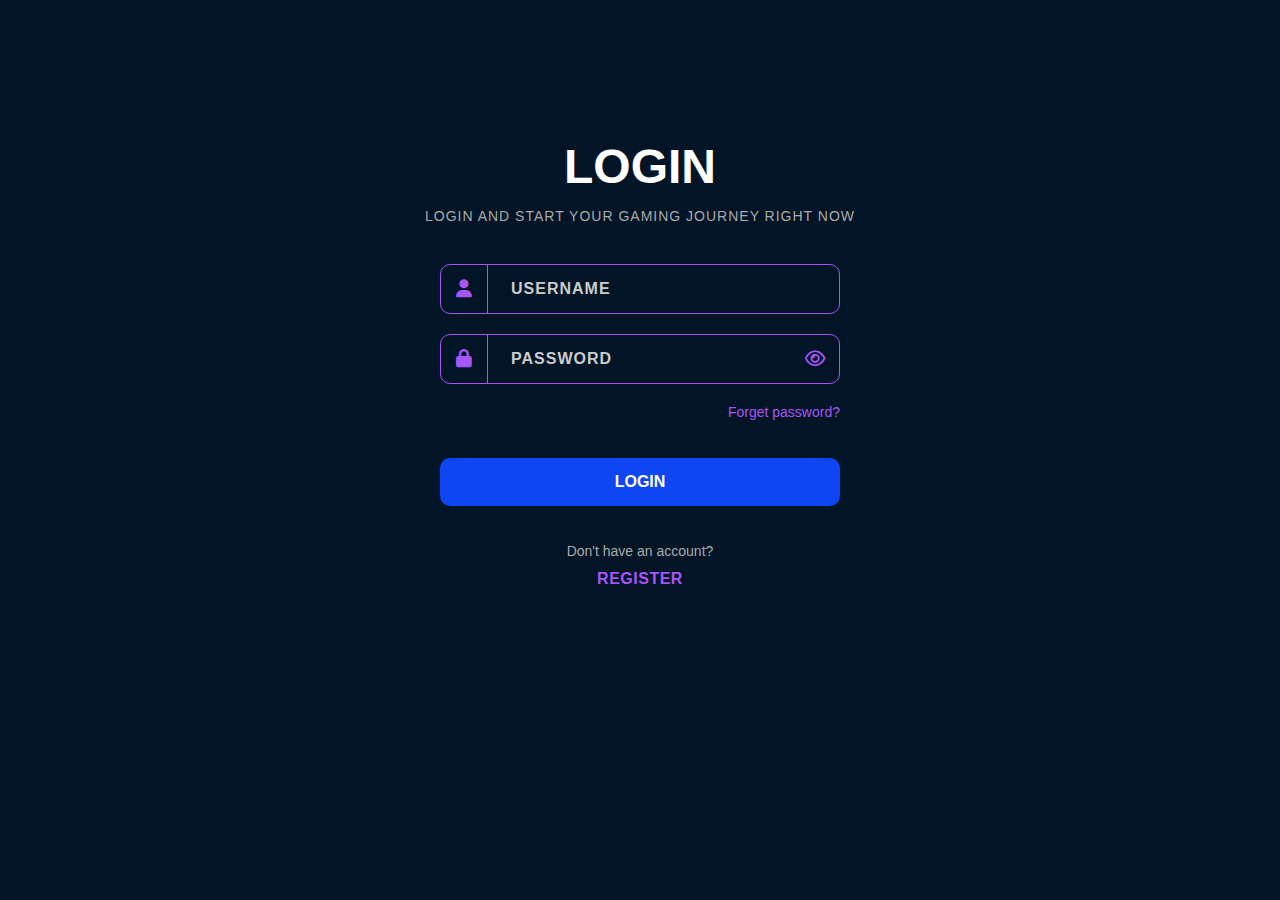
<file: index.html>
<!DOCTYPE html>
<html>
	<head>
		<meta charset="utf-8">
		<meta name="viewport" content="width=device-width, initial-scale=1">
		<title>Playblocks — Home</title>
		<meta name="description" content="Playblocks — Games marketplace for pro players. Discover, buy, and play.">
		<meta name="theme-color" content="#0D0D1A">
		<link rel="icon" href="assets/favicon.svg" type="image/svg+xml">
		<link rel="apple-touch-icon" href="assets/playblock-logo.svg">
		<meta property="og:title" content="Playblocks">
		<meta property="og:description" content="Level up your play — discover and buy games.">
		<meta property="og:image" content="assets/playblock-logo.svg">
		<meta property="og:type" content="website">
		<meta name="twitter:card" content="summary_large_image">
		<link rel="stylesheet" href="https://cdnjs.cloudflare.com/ajax/libs/font-awesome/6.5.0/css/all.min.css" crossorigin="anonymous" referrerpolicy="no-referrer">
		<link rel="stylesheet" href="stylesheets/fonts.css">
		<link rel='stylesheet' href='stylesheets/footer.css'>
		<link rel='stylesheet' href='stylesheets/nav.css'>
		<link rel='stylesheet' href='stylesheets/card.css'>
		<link rel='stylesheet' href='stylesheets/header.css'>
		<link rel='stylesheet' href='stylesheets/home.css'>
	</head>

	<body>
		<script src='./scripts/global_functions.js'></script>
		<script src='./scripts/handel_redirect.js'></script>
		

		<nav>
			<div class="containerFloat-left">
				<div onclick="window.open('./index.html', '_self')" class="logo-Horizantal">
				</div>
				<input onkeydown="handelInput(event)" id="searchInput" type='text' placeholder="search"  />
				<i onclick="search()" class="search fa-solid fa-magnifying-glass"></i>
			</div>

			<div class="containerFloat-right">
				<i onclick="window.open('./cart.html', '_self')" class="fa-solid fa-cart-shopping"></i>
				<span id="cart-count">0</span>

				<button onclick='logout()' class="out">logout</button>
			</div>
		</nav>

		<header class='hero'>
			<h1>WELCOME<br>HOME <span id="currentUser">EHAB</span></h1>
			<p id="text">  Your world of games, updates, and adventures starts here. Dive in and explore what's waiting for you today.</p>
		</header>



		<main>
		</main>


		<footer>
			<div class="container">
				<div id="footer-logo"></div>
				<p>This is a website that trying to provide the simplest UI to sell the games for the profissional players</p>
				<a target='_blank' href="https://github.com"><span class='fab fa-github'></span></a>
				<a target='_blank' href="https://facebook.com"><span class='fab fa-facebook'></span></a>
				<a target='_blank' href="https://discord.com"><span class='fab fa-discord'></span></a>
			</div>

			<div class="container">
				<h4>Developed By</h4>
				<ul type='none'>
					<li><a target="_blank" href='https://www.linkedin.com/in/ahmed-ibraheem-b49290228/'>Ahmed Ibrahem</a></li>
					<li><a target="_blank" href='https://www.linkedin.com/in/mahmoud-hamdi-743969245/'>Mahmoud Hamdy</a></li>
					<li><a target="_blank" href='https://www.linkedin.com/in/rehab-bakhet-mahgoub-7694b1231/'>Rehab Bakhet</a></li>
					<li><a target="_blank" href='https://www.linkedin.com/in/roqaia-hakeem-120b10249/'>Roqiaa Hakeem</a></li>
					<li><a target="_blank" href='https://www.linkedin.com/in/ehababdelrady/'>Ehab Hegazy</a></li>
				</ul>
			</div>

			<div class="container">
				<h4>Information</h4>
				<address>
					<ul type='none'>
						<li><span class="fa-solid fa-phone"></span><span>+123456789</span></li>
						<li><span class="fa-solid fa-at"></span><span>example@gmail.com</span></li>
						<li><span class="fa-solid fa-home"></span><span>Cairo, do2e, street12</span></li>
					</ul>
				</address>
			</div>
			<div class='clear'></div>
			

			<small>All rights recived to &copy;Developers at 2025</small>
		</footer>
		<script src='scripts/home.js'></script>

	</body>
</html>
</file>
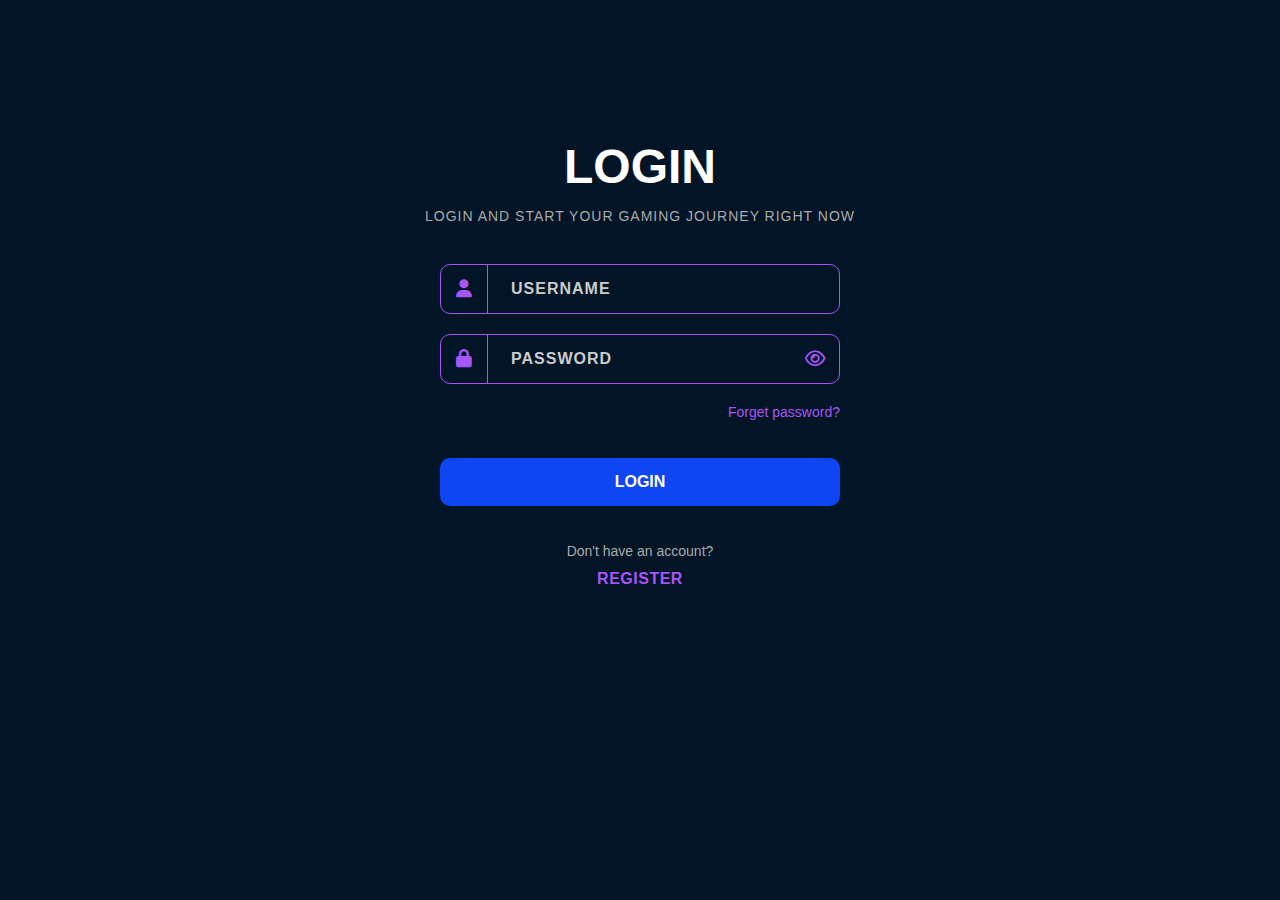
<file: cart.html>
<!DOCTYPE html>
<html lang="en">
<head>
	<meta charset="utf-8">
	<meta name="viewport" content="width=device-width, initial-scale=1">
	<title>Playblocks — Cart</title>
	<meta name="description" content="Your shopping cart — review items and proceed to checkout">
	<link rel="icon" href="assets/favicon.svg" type="image/svg+xml">
	<meta property="og:title" content="Playblocks — Cart">
	<meta property="og:description" content="Review items in your cart and checkout.">
	<meta property="og:image" content="assets/playblock-logo.svg">
	<link rel="stylesheet" href="https://cdnjs.cloudflare.com/ajax/libs/font-awesome/6.5.0/css/all.min.css">
	<link rel="stylesheet" href="./stylesheets/fonts.css">
	<link rel="stylesheet" href="./stylesheets/cart.css">
	<link rel='stylesheet' href='stylesheets/nav.css'>
	<script src='./scripts/global_functions.js'></script>
</head>
<body>
	<script src='./scripts/handel_redirect.js'></script>


		<nav>
			<div class="containerFloat-left">
				<div onclick="window.open('./index.html', '_self')" class="logo-Horizantal">
				</div>
				<input onkeydown="handelInput(event)" id="searchInput" type='text' placeholder="search"  />
				<i onclick="search()" class="search fa-solid fa-magnifying-glass"></i>
			</div>

			<div class="containerFloat-right">
				<i onclick="window.open('./cart.html', '_self')" class="fa-solid fa-cart-shopping"></i>
				<span id="cart-count">0</span>

				<button onclick='logout()' class="out">logout</button>
			</div>
		</nav>
	 
	


	<h1>Shopping Cart</h1>

	<div class="cart-container">
		<section class="tbl">
			<table id="cart-table">
				<thead>
					<tr>
						<th></th>
						<th>Product Image</th>
						<th>Product Title</th>
						<th>Price</th>
					</tr>
				</thead>
				<tbody>
					<!-- Products will be inserted here dynamically -->
				</tbody>
			</table>
		</section>

		<aside>
			<h2>Summary</h2>
			<div class="totals">
				<p id="total-items">Products: 0</p>
				<p id="total-price">Total: $0.00</p>
			</div>
			<button id="checkout-btn">Proceed to Checkout</button>
		</aside>
	</div>
	
<div class="back">
		<a href="index.html"><i class="fa-solid fa-arrow-left"></i> Back to shopping</a>
	</div>
	<script src='./scripts/cart.js'></script>

</body>
</html>
</file>
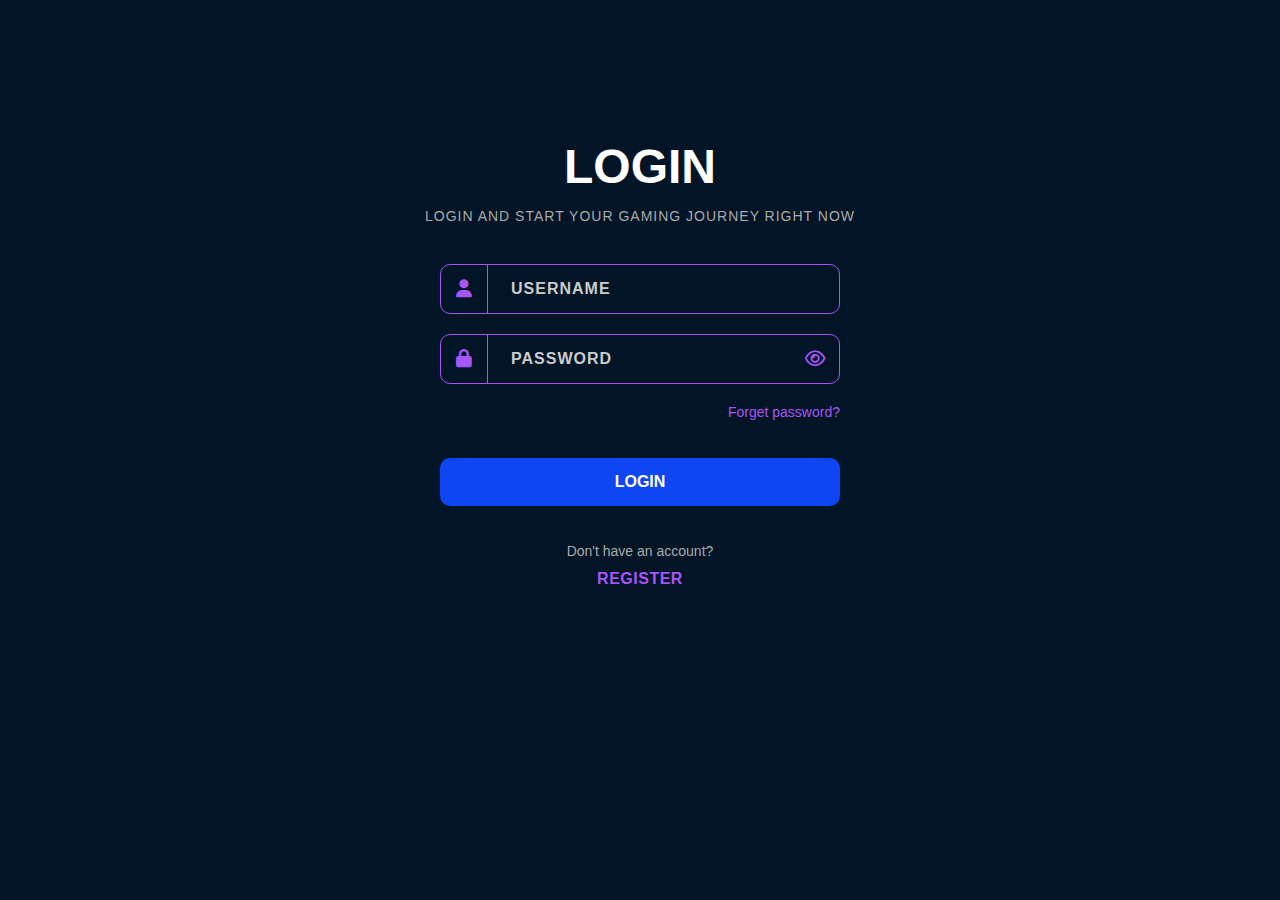
<file: home.html>
<!DOCTYPE html>
<html>
	<head>
		<title>Home</title>
	<link rel="stylesheet" href="https://cdnjs.cloudflare.com/ajax/libs/font-awesome/6.5.0/css/all.min.css" crossorigin="anonymous" referrerpolicy="no-referrer">
		<link rel='stylesheet' href='stylesheets/footer.css'>
		<link rel='stylesheet' href='stylesheets/nav.css'>
		<link rel='stylesheet' href='stylesheets/header.css'>
		<link rel='stylesheet' href='stylesheets/home.css'>
		<link rel='stylesheet' href='stylesheets/card.css'>
		
	</head>

	<body>
		<script src='./scripts/global_functions.js'></script>
		<script src='./scripts/handel_redirect.js'></script>
		

		<nav>
			<div class="containerFloat-left">
				<div class="logo-Horizantal">
					<a href="./home.html"></a> 
				</div>
				<input id="searchInput" type='text' placeholder="search"  />
				<i onclick="search()" class="search fa-solid fa-magnifying-glass"></i>
			</div>

			<div class="containerFloat-right">
				<i onclick="window.open('./cart.html', '_self')" class="fa-solid fa-cart-shopping"></i>
				<span id="cart-count">0</span>

				<button onclick='logout()' class="out">logout</button>
			</div>
		</nav>

		<header class='hero'>
			<h1>WELCOME<br>HOME <span id="currentUser">EHAB</span></h1>
			<p id="text">  Your world of games, updates, and adventures starts here. Dive in and explore what's waiting for you today.</p>
		</header>



		<main>
		</main>


		<footer>
			<div class="container">
				<div id="footer-logo"></div>
				<p>This is a website that trying to provide the simplest UI to sell the games for the profissional players</p>
				<a target='_blank' href="https://github.com"><span class='fab fa-github'></span></a>
				<a target='_blank' href="https://facebook.com"><span class='fab fa-facebook'></span></a>
				<a target='_blank' href="https://discord.com"><span class='fab fa-discord'></span></a>
			</div>

			<div class="container">
				<h4>Developed By</h4>
				<ul type='none'>
					<li><a target="_blank" href='https://www.linkedin.com/in/ahmed-ibraheem-b49290228/'>Ahmed Ibrahem</a></li>
					<li><a target="_blank" href='https://www.linkedin.com/in/mahmoud-hamdi-743969245/'>Mahmoud Hamdy</a></li>
					<li><a target="_blank" href='https://www.linkedin.com/in/rehab-bakhet-mahgoub-7694b1231/'>Rehab Bakhet</a></li>
					<li><a target="_blank" href='https://www.linkedin.com/in/roqaia-hakeem-120b10249/'>Roqiaa Hakeem</a></li>
					<li><a target="_blank" href='https://www.linkedin.com/in/ehababdelrady/'>Ehab Hegazy</a></li>
				</ul>
			</div>

			<div class="container">
				<h4>Information</h4>
				<address>
					<ul type='none'>
						<li><span class="fa-solid fa-phone"></span><span>+123456789</span></li>
						<li><span class="fa-solid fa-at"></span><span>example@gmail.com</span></li>
						<li><span class="fa-solid fa-home"></span><span>Cairo, do2e, street12</span></li>
					</ul>
				</address>
			</div>
			<div class='clear'></div>
			
			<hr>

			<small>All rights recived to &copy;Developers at 2025</small>
		</footer>
		<script src='scripts/home.js'></script>

	</body>
</html>
</file>
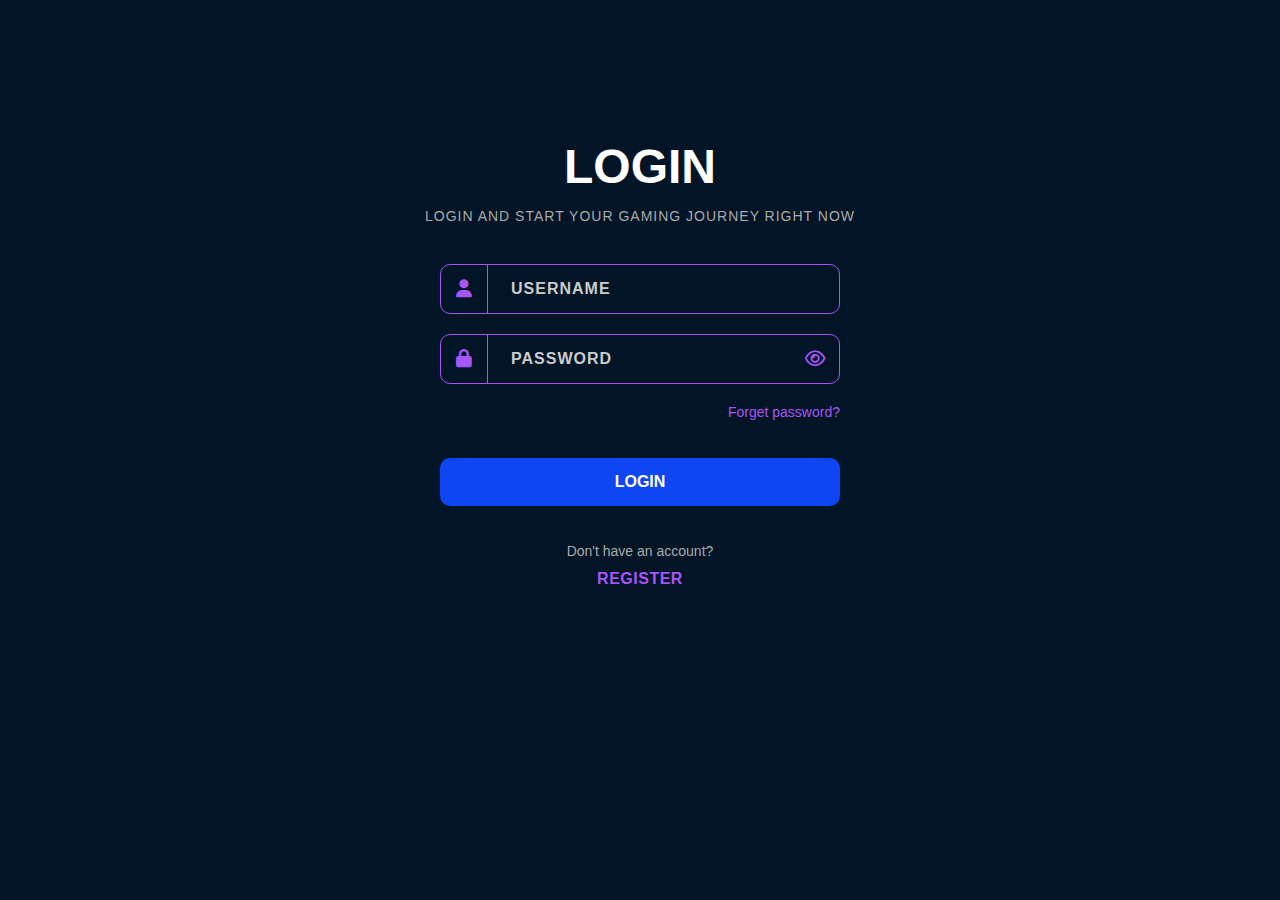
<file: login.html>
<!DOCTYPE html>
<html lang="en">

<head>
  <meta charset="utf-8">
  <meta name="viewport" content="width=device-width, initial-scale=1">
  <title>Playblocks — Login</title>
  <meta name="description" content="Login to your Playblocks account to access purchases and settings.">
  <link rel="icon" href="assets/favicon.svg" type="image/svg+xml">
  <meta property="og:title" content="Playblocks — Login">
  <meta property="og:description" content="Sign in to access your games and account.">
  <link rel="stylesheet" href="stylesheets/login.css">
  <link rel="stylesheet" href="https://cdn.jsdelivr.net/npm/@fortawesome/fontawesome-free@6.5.2/css/all.min.css">
  <script src='./scripts/global_functions.js'></script>
</head>

<body>
<main>
	<script src='./scripts/handel_redirect.js'></script>
	<h1>LOGIN</h1>
	<h3>LOGIN AND START YOUR GAMING JOURNEY RIGHT NOW</h3>

	<form action="#">
	<div class="input-container">
	<i class="fa-solid fa-user"></i>
	<label for="username"></label>
      <input type="text" id="username" name="username" placeholder="Username" onblur="handelUserName(event)" required>
    </div>

    <div class="input-container">
      <i class="fa-solid fa-lock"></i>
      <input type="password" id="password" name="password" placeholder="Password" required>
      <i class="fa-regular fa-eye" id="togglePassword"></i>
    </div>


    <a href="#" id="forget">Forget password?</a>
        <br><br>

    <button type="button" id="login-btn" onclick="loginCheck()">LOGIN</button>
    <br><br><br>
    <small>Don't have an account?</small>
    <br>
    <a href="./registration.html" id="register">REGISTER</a>
  </form>
  </main>
  <script src="scripts/login.js"></script>
</body>
</html>
</file>
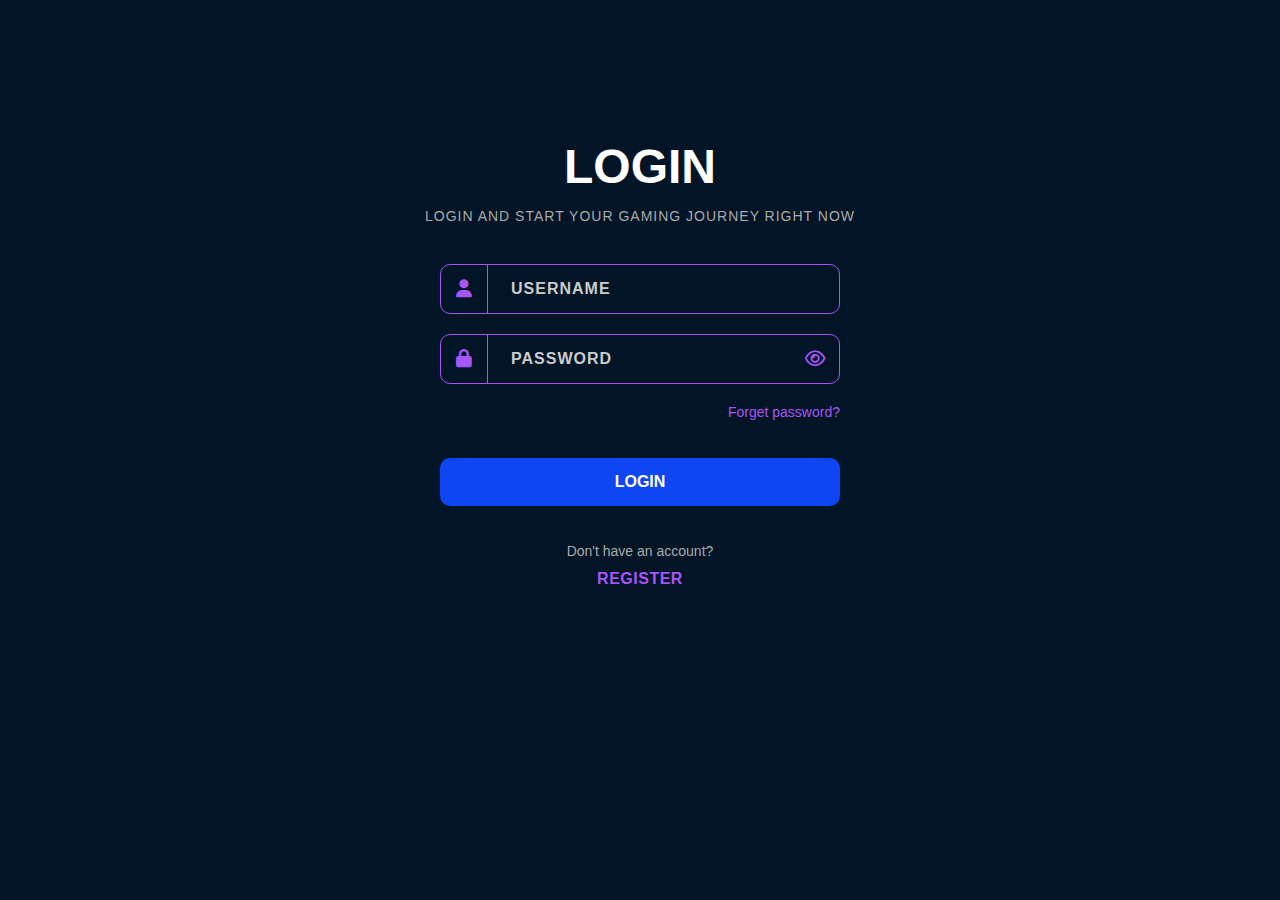
<file: product.html>
<!DOCTYPE html>
<html lang="en">

<head>
  <meta charset="utf-8" />
  <meta name="viewport" content="width=device-width, initial-scale=1.0" />
  <title>Playblocks — Game</title>
  <meta name="description" content="Game details, screenshots, and purchase options on Playblocks.">
  <link rel="icon" href="assets/favicon.svg" type="image/svg+xml">
  <meta property="og:title" content="Playblocks — Game">
  <meta property="og:description" content="Discover game details and buy on Playblocks.">
  <meta property="og:image" content="assets/playblock-logo.svg">
  <link rel="stylesheet" href="./stylesheets/fonts.css">
  <link rel="stylesheet" href="./stylesheets/card.css">
  <link rel="stylesheet" href="./stylesheets/nav.css">
  <link rel="stylesheet" href="./stylesheets/product.css">
  <link rel="stylesheet" href="https://cdnjs.cloudflare.com/ajax/libs/font-awesome/6.5.0/css/all.min.css" crossorigin="anonymous" referrerpolicy="no-referrer">
  <script src="scripts/global_functions.js"></script>
</head>

<body>
	<script src='./scripts/handel_redirect.js'></script>
	<nav>
    <div class="containerFloat-left">
      <div onclick="window.open('./index.html', '_self')" class="logo-Horizantal">
      </div>
			<input onkeydown="handelInput(event)" id="searchInput" type='text' placeholder="search"  />
			<i onclick="search()" class="search fa-solid fa-magnifying-glass"></i>
		</div>

		<div class="containerFloat-right">
			<i onclick="window.open('./cart.html', '_self')" class="fa-solid fa-cart-shopping"></i>
			<span id="cart-count">0</span>

			<button onclick='logout()' class="out">logout</button>
		</div>
	</nav>
	<header>
    <img id='cover' alt="Rocket League" />
  </header>

  <div class="container">
    <h1 id="title"></h1>

    <div class="stars">
		<span>★★★★★</span>
		<span id='rate'></span>
    </div>

	<div id='metaData'></div>

    <p id='desc' class="description">
    </p>

    <div class="price-cart">
      <button id='add-to-cart' class="btn">ADD TO CART</button>
      <div id="price" class="price"></div>
    </div>

    <div class="related-products">
      <h2></h2>
      <div id='relatedProducts' class="product-list">
      </div>
    </div>

  <script src="scripts/product.js"></script>

</body>

</html>
</file>
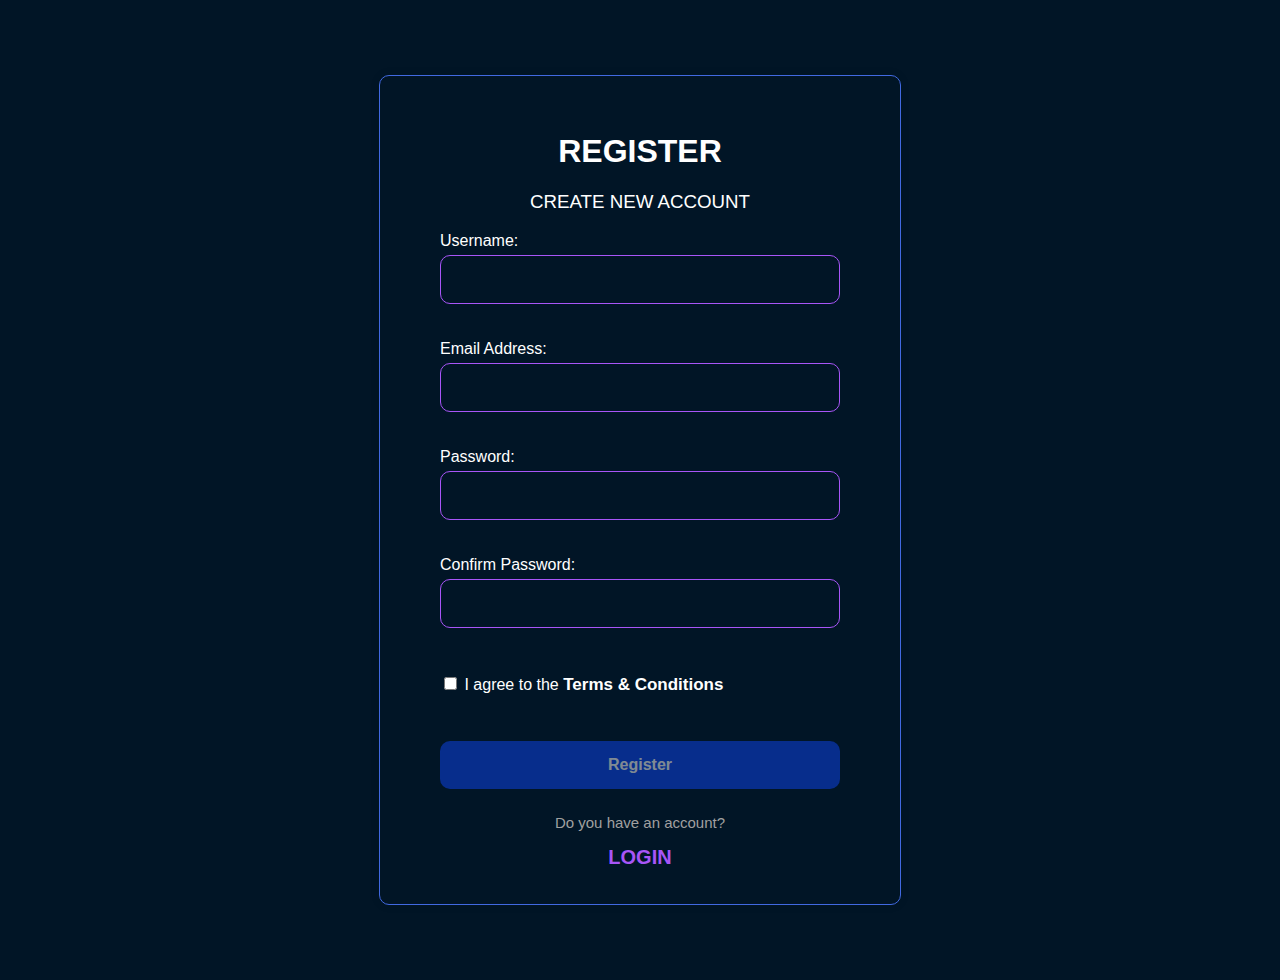
<file: registration.html>
<!DOCTYPE html>
<html lang="en">
<head>
  <meta charset="utf-8">
  <meta name="viewport" content="width=device-width, initial-scale=1">
  <title>Playblocks — Register</title>
  <meta name="description" content="Create a new Playblocks account to buy and manage games.">
  <link rel="icon" href="assets/favicon.svg" type="image/svg+xml">
  <meta property="og:title" content="Playblocks — Register">
  <meta property="og:description" content="Sign up for Playblocks to access exclusive games.">
  <link rel="stylesheet" href="./stylesheets/registration.css" />
  <link rel="stylesheet" href="./stylesheets/fonts.css" />
</head>
<body>
	<script src="./scripts/global_functions.js"></script>
	<script src='./scripts/handel_redirect.js'></script>
  <form>
    <h1>REGISTER</h1>
    <h3>CREATE NEW ACCOUNT</h3>

    <label for="username">Username:</label>
    <input class="input" type="text" id="username" onblur="checkUsername()">
    <small id="userNameError">Please enter a username</small>

    <label for="email">Email Address:</label>
    <input class="input" type="email" id="email" onblur="checkEmail()">
    <small id="emailError">Email should contain '@' and '.' symbols</small>

    <label for="password">Password:</label>
    <input class="input" type="password" id="password" onblur="checkPassword()">
    <small id="passwordError">Password must be at least 6 chars long</small>

    <label for="cPassword">Confirm Password:</label>
    <input class="input" type="password" id="cPassword" onblur="checkConfirmPassword()">
    <small id="confirmPasswordError">Passwords must match</small>

    <div class="checkbox">
      <input type="checkbox" id="agree" onchange="checkTerms()"/>
      <label for="agree">I agree to the <a class='terms' href="#">Terms & Conditions</a></label>
    </div>
    <small id="termsError">You must agree to this</small>

    <button id="register-btn" onclick="registrationCheck(event)" disabled>Register</button>
	<p>Do you have an account?</p>
	<a href="./login.html">LOGIN</a>
  </form>

  <script src='./scripts/registration.js' defer></script>
</body>
</html>
</file>
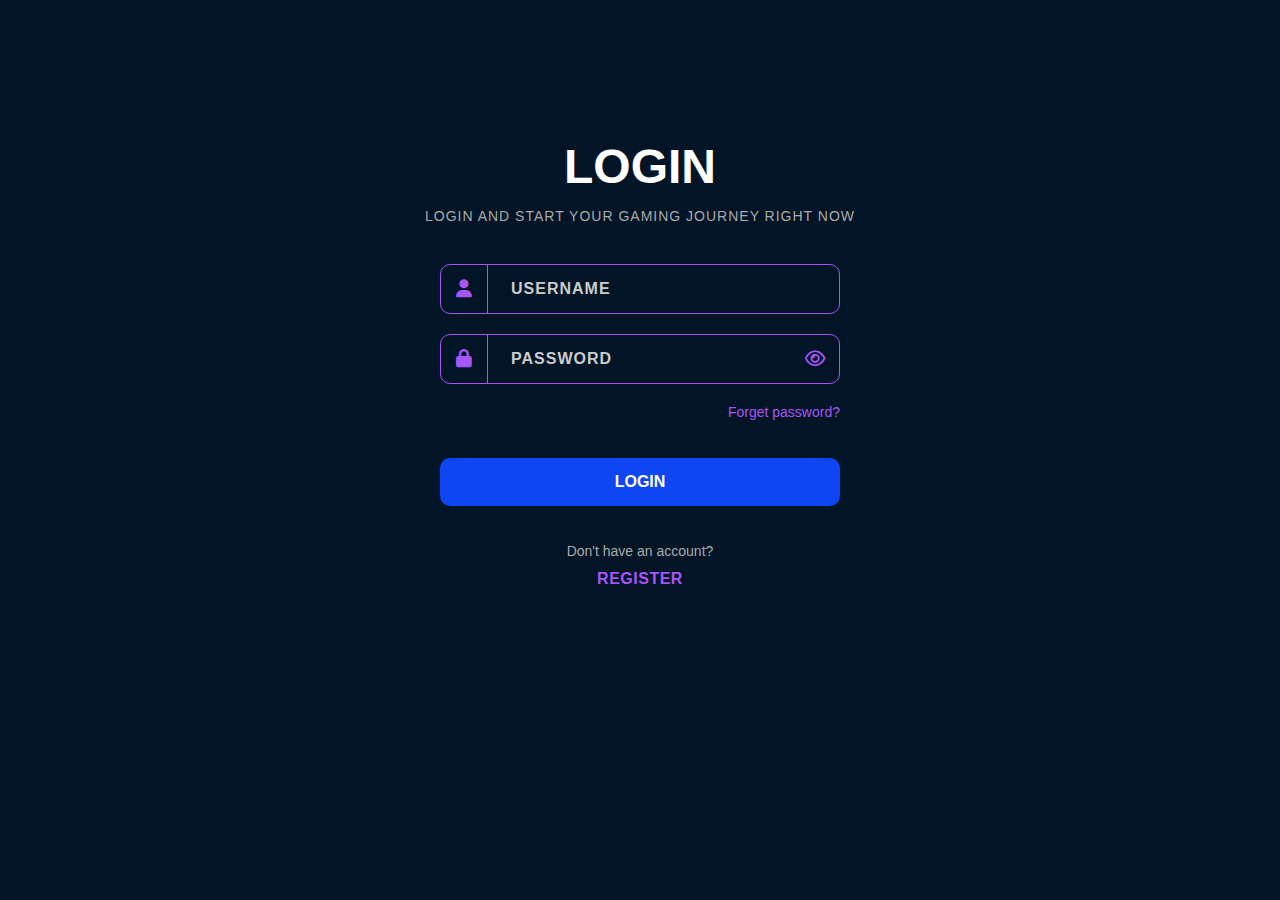
<file: search.html>
<!DOCTYPE html>
<html lang="en">
	<head>
		<meta charset="utf-8">
		<meta name="viewport" content="width=device-width, initial-scale=1.0">
		<title>Playblocks — Search</title>
		<meta name="description" content="Search games and filter by category, platform, and price on Playblocks.">
		<link rel="icon" href="assets/favicon.svg" type="image/svg+xml">
		<meta property="og:title" content="Playblocks — Search">
		<meta property="og:description" content="Find games quickly on Playblocks.">
		<link rel="stylesheet" href="https://cdnjs.cloudflare.com/ajax/libs/font-awesome/6.5.0/css/all.min.css" crossorigin="anonymous" referrerpolicy="no-referrer">
		<link rel="stylesheet" href="stylesheets/nav.css">
		<link rel="stylesheet" href="stylesheets/card.css">
		<link rel="stylesheet" href="stylesheets/search.css">
		<script src='./scripts/global_functions.js'></script>
	</head>
	<body>
		<script src='./scripts/handel_redirect.js'></script>

		<nav>
			<div class="containerFloat-left">
				<div onclick="window.open('./index.html', '_self')" class="logo-Horizantal">
				</div>
				<input onkeydown="handelInput(event)" id="searchInput" type='text' placeholder="search"  />
				<i class="search fa-solid fa-magnifying-glass"></i>
			</div>

			<div class="containerFloat-right">
				<i onclick="window.open('./cart.html', '_self')" class="fa-solid fa-cart-shopping"></i>
				<span id="cart-count">0</span>

				<button onclick='logout()' class="out">logout</button>
			</div>
		</nav>

		<aside>
			<section id="categoryFilter">
			<h2>categories</h2>
			</section>


			<section id="platformFilter">
			<h2>platforms</h2>
			</section>

			<h2>price</h2>
			<div class='price-container'>
			<input type="number" name="price" id="priceFrom" placeholder="$">
			<span>:</span>
			<input type="number" name="price" id="priceTo" placeholder="$">
			</div>
			<button onclick="applyFilters()">Apply Filters</button>
			<button onclick="clearFilters()">Clear Filters</button>
		</aside>

		<main>
			<input onkeydown="handelSearchInput(event)" onblur="filterBySearch()"type="text" id="search" />
			<i class="search fa-solid fa-magnifying-glass search-icon"></i>
			<section id="searchRoot"></section>
		</main>

		<script src='./scripts/search.js'></script>
	</body>
</html>
</file>
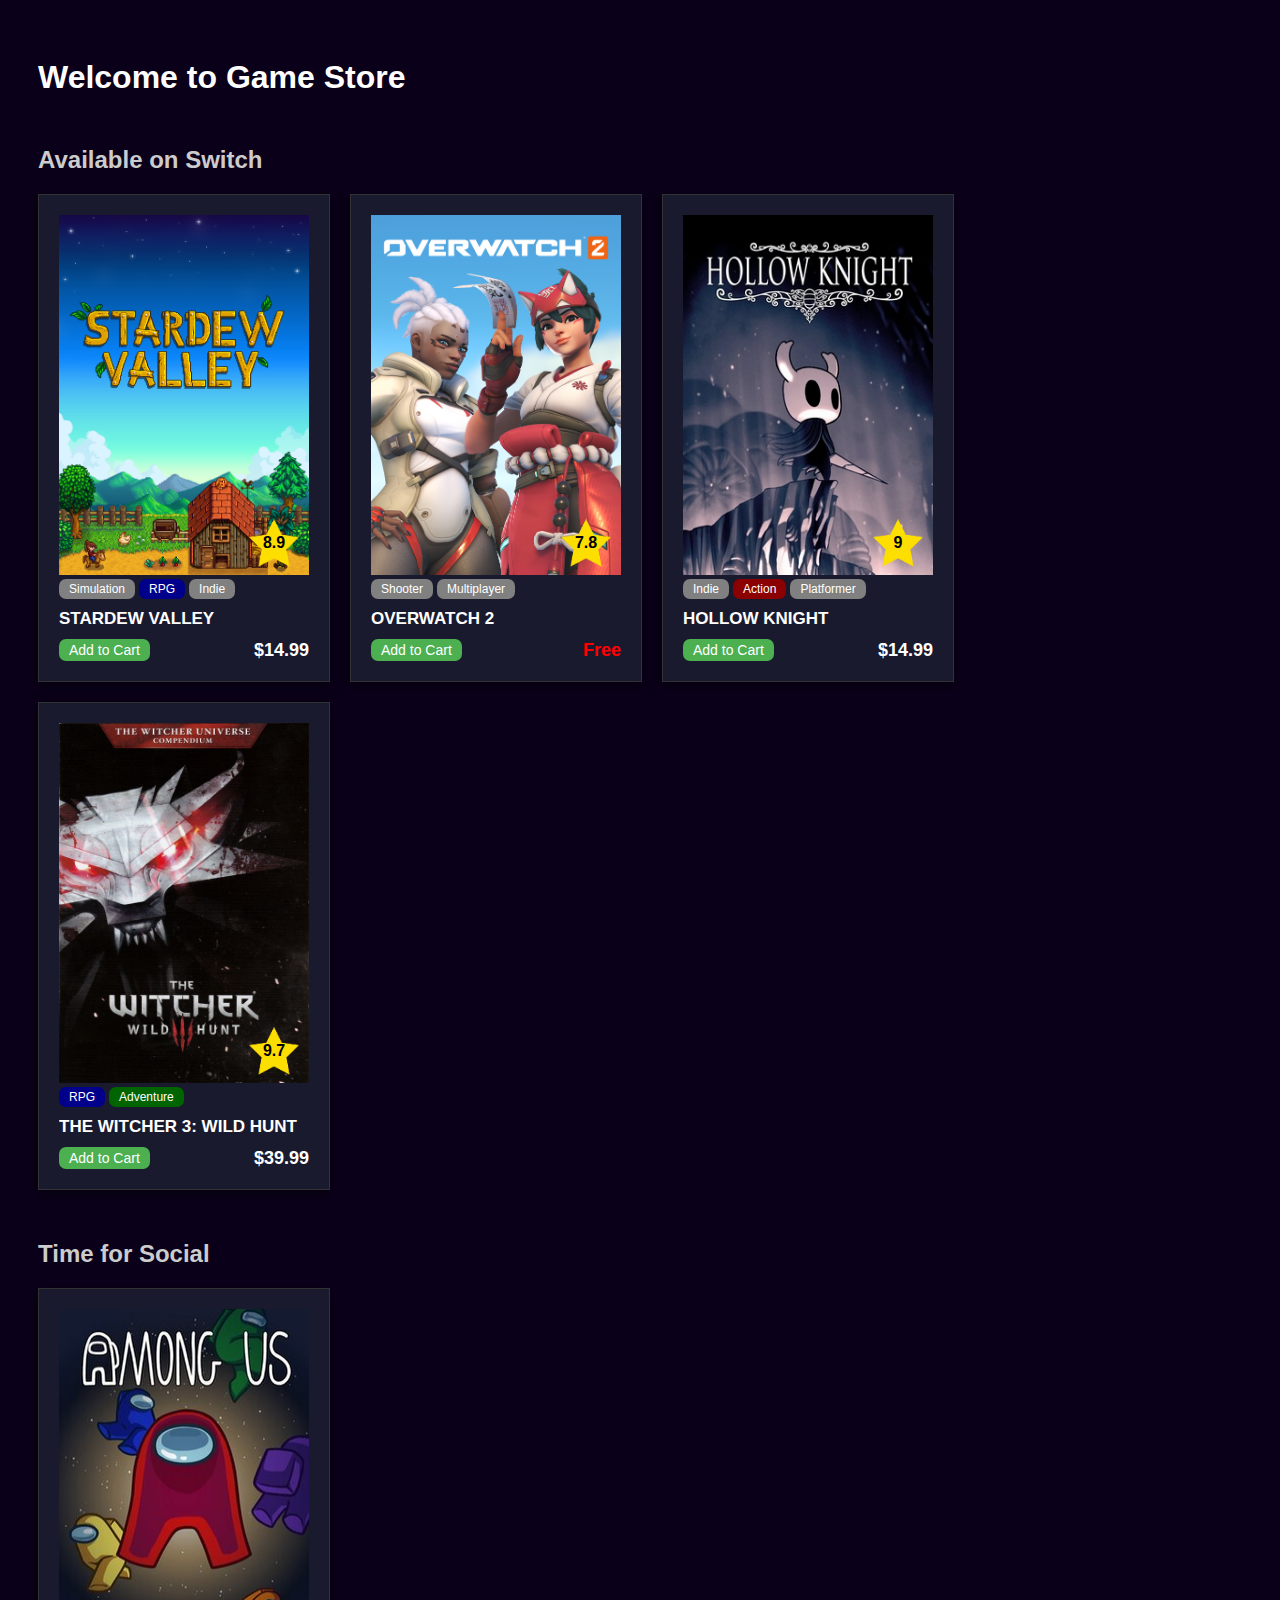
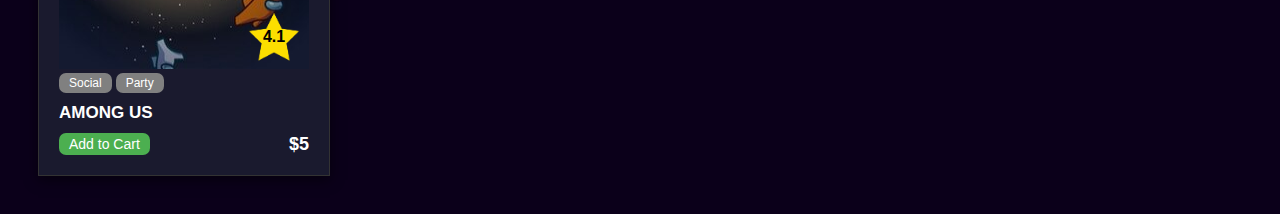
<file: test.html>
<!DOCTYPE html>
<html lang="en">
<head>
  <meta charset="UTF-8">
  <title>Test Section</title>
  <style>
    body {
      background-color: #0b001a;
      font-family: Arial, sans-serif;
      color: white;
      padding: 30px;
    }

    h2 {
      margin-top: 50px;
      color: #ccc;
    }

    .section {
      display: flex;
      flex-wrap: wrap;
      gap: 20px;
    }

    .card-container {
      display: inline-block;
      background-color: #1a1a2e;
      border: 1px solid #333;
      box-shadow: 0 4px 12px rgba(0, 0, 0, 0.5);
      padding: 20px;
      position: relative;
      width: 250px;
    }

    .image-container {
      position: relative;
    }

    .image-container img {
      width: 250px;
      height: 360px;
      background-size: cover;
    }

    .rating {
      background-image: url(assets/star.png);
      background-position: center;
      background-size: cover;
      font-weight: bolder;
      text-align: center;
      line-height: 48px;
      color: black;
      width: 50px;
      height: 50px;
      position: absolute;
      bottom: 10px;
      right: 10px;
    }

    .card-container button {
      border-radius: 7px;
      padding: 3px 10px;
      border: none;
      margin-right: 4px;
    }

    .catogory {
      font-size: 12px;
      color: white;
    }

    .red { background-color: darkred; }
    .blue { background-color: darkblue; }
    .green { background-color: darkgreen; }
    .gray { background-color: gray; }

    .title {
    font-size: 17px;         
    margin: 10px 0 5px 0;
    color: white;
    text-transform: uppercase;
    white-space: nowrap;    
    overflow: hidden;       
    text-overflow: ellipsis; 
    }

    .price {
      font-size: 18px;
      font-weight: bold;
      color: white;
      text-align: right;
      margin: 0;
    }

    .free-price {
      color: red;
    }

    .card-footer {
      display: flex;
      justify-content: space-between;
      align-items: center;
      margin-top: 10px;
    }

    .add-to-cart {
      background-color: #4caf50;
      color: white;
      padding: 6px 12px;
      border: none;
      border-radius: 5px;
      cursor: pointer;
      font-size: 14px;
    }

    .add-to-cart:hover {
      background-color: #45a049;
    }
  </style>
</head>
<body>
  <h1>Welcome to Game Store</h1>

  <script src="test.js"> </script>
</body>
</html>
</file>
<file: stylesheets/fonts.css>
/* Normal styles */
@font-face {
  font-family: 'Exo2';
  src: url('./Exo_2/static/Exo2-Thin.ttf') format('truetype');
  font-weight: 100;
  font-style: normal;
}

@font-face {
  font-family: 'Exo2';
  src: url('../assets/fonts/Exo_2/static/Exo2-ExtraLight.ttf') format('truetype');
  font-weight: 200;
  font-style: normal;
}

@font-face {
  font-family: 'Exo2';
  src: url('../assets/fonts/Exo_2/static/Exo2-Light.ttf') format('truetype');
  font-weight: 300;
  font-style: normal;
}

@font-face {
  font-family: 'Exo2';
  src: url('../assets/fonts/Exo_2/static/Exo2-Regular.ttf') format('truetype');
  font-weight: 400;
  font-style: normal;
}

@font-face {
  font-family: 'Exo2';
  src: url('../assets/fonts/Exo_2/static/Exo2-Medium.ttf') format('truetype');
  font-weight: 500;
  font-style: normal;
}

@font-face {
  font-family: 'Exo2';
  src: url('../assets/fonts/Exo_2/static/Exo2-SemiBold.ttf') format('truetype');
  font-weight: 600;
  font-style: normal;
}

@font-face {
  font-family: 'Exo2';
  src: url('../assets/fonts/Exo_2/static/Exo2-Bold.ttf') format('truetype');
  font-weight: 700;
  font-style: normal;
}

@font-face {
  font-family: 'Exo2';
  src: url('../assets/fonts/Exo_2/static/Exo2-ExtraBold.ttf') format('truetype');
  font-weight: 800;
  font-style: normal;
}

@font-face {
  font-family: 'Exo2';
  src: url('../assets/fonts/Exo_2/static/Exo2-Black.ttf') format('truetype');
  font-weight: 900;
  font-style: normal;
}

/* Italic styles */
@font-face {
  font-family: 'Exo2';
  src: url('../assets/fonts/Exo_2/static/Exo2-ThinItalic.ttf') format('truetype');
  font-weight: 100;
  font-style: italic;
}

@font-face {
  font-family: 'Exo2';
  src: url('../assets/fonts/Exo_2/static/Exo2-ExtraLightItalic.ttf') format('truetype');
  font-weight: 200;
  font-style: italic;
}

@font-face {
  font-family: 'Exo2';
  src: url('../assets/fonts/Exo_2/static/Exo2-LightItalic.ttf') format('truetype');
  font-weight: 300;
  font-style: italic;
}

@font-face {
  font-family: 'Exo2';
  src: url('../assets/fonts/Exo_2/static/Exo2-Italic.ttf') format('truetype');
  font-weight: 400;
  font-style: italic;
}

@font-face {
  font-family: 'Exo2';
  src: url('../assets/fonts/Exo_2/static/Exo2-MediumItalic.ttf') format('truetype');
  font-weight: 500;
  font-style: italic;
}

@font-face {
  font-family: 'Exo2';
  src: url('../assets/fonts/Exo_2/static/Exo2-SemiBoldItalic.ttf') format('truetype');
  font-weight: 600;
  font-style: italic;
}

@font-face {
  font-family: 'Exo2';
  src: url('../assets/fonts/Exo_2/static/Exo2-BoldItalic.ttf') format('truetype');
  font-weight: 700;
  font-style: italic;
}

@font-face {
  font-family: 'Exo2';
  src: url('../assets/fonts/Exo_2/static/Exo2-ExtraBoldItalic.ttf') format('truetype');
  font-weight: 800;
  font-style: italic;
}

@font-face {
  font-family: 'Exo2';
  src: url('../assets/fonts/Exo_2/static/Exo2-BlackItalic.ttf') format('truetype');
  font-weight: 900;
  font-style: italic;
}

/*antono font*/
@font-face {
  font-family: 'Antonio';
  src: url('../assets/fonts/Antonio/static/Antonio-Thin.ttf') format('truetype');
  font-weight: 100;
}

@font-face {
  font-family: 'Antonio';
  src: url('../assets/fonts/Antonio/static/Antonio-ExtraLight.ttf') format('truetype');
  font-weight: 200;
}

@font-face {
  font-family: 'Antonio';
  src: url('../assets/fonts/Antonio/static/Antonio-Light.ttf') format('truetype');
  font-weight: 300;
}

@font-face {
  font-family: 'Antonio';
  src: url('../assets/fonts/Antonio/static/Antonio-Regular.ttf') format('truetype');
  font-weight: 400;
}

@font-face {
  font-family: 'Antonio';
  src: url('../assets/fonts/Antonio/static/Antonio-Medium.ttf') format('truetype');
  font-weight: 500;
}

@font-face {
  font-family: 'Antonio';
  src: url('../assets/fonts/Antonio/static/Antonio-SemiBold.ttf') format('truetype');
  font-weight: 600;
}

@font-face {
  font-family: 'Antonio';
  src: url('../assets/fonts/Antonio/static/Antonio-Bold.ttf') format('truetype');
  font-weight: 700;
}
</file>
<file: stylesheets/footer.css>
@import 'variables.css';

footer{
	padding-top: 100px;
	padding-bottom: 20px;
	padding-left: 120px;
	background-color: var(--color-bg-footer);
	color: var(--color-text-primary);
}

/* the headers of each footer container */
footer .container h4 {
	font-size: 30px;
	margin: 30px 20px;
}

/*footer containers*/
footer .container{
	float: left;
	width: 30%;
	height: 400px;
	margin-inline: 1.5%;
}

/*footer lists*/
footer ul, footer ul li{
	margin-top: 15px;
	margin-left: 0;
	padding: 0;
}

/*Developers links*/
footer .container a{
	font-size: 20px;
	font-weight: lighter;
	text-decoration: none;
	margin-left: 25px;
	color: var(--color-text-primary);
	transition: color var(--transition-default);
}

/*socail media icons*/
footer .container span {
	font-size: 50px;
	margin-top: 30px;
	font-weight: 600;
	transition: transform var(--transition-default), opacity var(--transition-default);
}

/*information icons*/
footer .container address span {
	font-size: 23px;
	margin-left: 20px;
	margin-top: 10px;
}

/*under footer logo paragraph*/
footer .container p {
	width: 60%;
	margin-left: 30px;
	font-weight: 400;
}

footer #footer-logo {
	background-image: url('../playblock-logo.svg');
	width: 90%;
	height: 100px;
	background-position: center;
	background-size: cover;
}

footer .container .fa-facebook {
    color: var(--color-social-facebook); 
}

/* GitHub icon */
footer .container .fa-github  {
    color: var(--color-social-github); 
}

/* Discord icon */
footer .container .fa-discord{
    color: var(--color-social-discord); 
}

footer .container a span:hover {
    transform: scale(1.1);
    opacity: 0.8;
}

footer .container a:hover{
	color: #b15cd8;
}

footer small {
	text-align: center;
	display: block;
	font-size: 20px;
	font-weight: 200;
	padding-block: 16px;
}

.clear {
	clear: both;
}
</file>
<file: stylesheets/nav.css>
@import 'variables.css';

*{
    margin: 0;
    padding: 0;
}

nav{
    height: 55px;
    background-color: var(--color-bg-darker);
	color: var(--color-text-primary);
	position: fixed;
	width:100%;
	z-index: 1;
}

.containerFloat-left{
    float: left;
    display: inline;
}
 
.logo-Horizantal{
	height: 50px;
	width: 190px;
    margin-left: 10px;
    display: inline;
    float: left;
	background-image: url(../playblock-logo.svg);
	background-position: center;
	background-size: cover;
}

nav input{
	outline: none;
	border: none;
    margin-top: 17px;
    width: 367px;
    height: 20px;
    background-color: var(--color-input-bg);
    border-radius: var(--radius-full);
    margin-left: 30px;
    padding-left: 26px;
	padding-block: 3px;
    color: var(--color-input-text);
}

input:focus{
	outline: 1px solid var(--color-primary-dark);
}

input::placeholder{
    color: var(--color-input-placeholder);
    font-size: 1rem;
}

.search{
    cursor: pointer;
	margin-left: 10px;
    color: var(--color-text-primary);
}

.containerFloat-right{
	margin-top: 15px;
	vertical-align: middle;
    float: right;
}

i {
	font-size: 25px;
	vertical-align: middle;
    cursor: pointer;
    color: var(--color-text-primary);
}

#cart-count {
  position: absolute;
  top: 3px;
  right: 170px;
  background: var(--color-accent-info);
  color: var(--color-text-primary);
  font-size: 14px;
  font-weight: bold;
  border-radius: var(--radius-circle);
  width: 17px;
  height: 17px;
  padding: 2px;
  text-align: center;
}

.out{
    width: 100px;
    height: 28px;
    background-color: var(--color-accent-danger);
    color: var(--color-text-primary);
    border-radius: 10px;
    border: 0;
    float: right;
    margin-inline: 40px;
    cursor: pointer;
    transition: var(--transition-slow);
}

.out:hover{
    background-color: var(--color-accent-success);
}
</file>
<file: stylesheets/card.css>
@import 'variables.css';

main {
	padding: 28px;
}

main h2 {
	margin: 60px 0px 20px;
	font-size: 35px;
	font-weight: bolder;
	color: var(--color-text-secondary);
}

.section {
	display: flex;
	flex-wrap: wrap;
	gap: var(--spacing-lg);
}

.card-container {
	display: inline-block;
	background-color: var(--color-bg-card);
	box-shadow: 2px 4px 22px black;
	padding: var(--spacing-lg);
	position: relative;
	width: fit-content;
	transition: transform var(--transition-default);
}

.image-container {
	position: relative;
	width: 300px;
	height: 410px;
	background-size: cover;
	background-position: center;
}

.rating {
	background-image: url(../assets/star.png);
	background-position: center;
	background-size: cover;
	font-weight: bolder;
	text-align: center;
	line-height: 62px;
	color: black;
	width: 60px;
	height: 60px;
	position: absolute;
	bottom: 10px;
	right: 10px;
}

.title {
	font-size: 22px;         
	margin: 10px 0 5px 0;
	color: var(--color-text-primary);
	width: 95%;
	text-transform: uppercase;
	white-space: nowrap;    
	overflow: hidden;       
	text-overflow: ellipsis; 
	cursor: pointer;
}

.price {
	font-size: 19px;
	font-weight: bold;
	color: var(--color-text-primary);
	text-align: right;
	margin: 0;
}

.free-price {
	color: var(--color-accent-danger);
	font-weight: bold;
}

.card-footer {
	display: flex;
	justify-content: space-between;
	align-items: flex-end;
	margin-top: 14px;
	gap: var(--spacing-sm);
}

.add-to-cart {
	background-color: var(--color-accent-danger);
	color: var(--color-text-primary);
	display: inline-block;
	padding: 7px 12px;
	font-weight: 600;
	border-radius: var(--radius-sm);
	border: none;
	font-size: 15px;
	text-transform: uppercase;
	cursor: pointer;
	transition: background-color var(--transition-default);
}

.add-to-cart:disabled {
	opacity: 0.5;
	background-color: gray;
	cursor: not-allowed;
}

.add-to-cart:hover:not(:disabled) {
	background-color: var(--color-accent-success);
}

.catogory {
    border-radius: var(--radius-lg);
    padding: 5px 10px;
    margin: 10px 5px 10px 0;
    border: none;
    font-size: 16px;
    cursor: default;
    display: inline-block;
    transition: all var(--transition-default);
}

.catogory:hover {
    transform: scale(1.05);
    opacity: 0.85;
}

.card-container:hover {
	transform: scale(1.03);
}
</file>
<file: stylesheets/header.css>
@import 'variables.css';

header {
    background: url('../assets/hero.jpg') no-repeat center center/cover;
    min-height: 93vh;
    color: var(--color-text-primary);
    display: flex;
    flex-direction: column;
    justify-content: center;
    padding: 0 50px;
}

header h1 {
    font-size: 90px;
    margin: 0;
    line-height: 1.2;
}

header h1 .highlight {
    color: var(--color-primary-light);
}

header p {
    font-size: 23px;
    width: 700px;
    color: var(--color-text-secondary);
    margin-top: 20px;
    line-height: 1.6;
}
</file>
<file: stylesheets/home.css>
@import 'variables.css';

body {
	font-family: "Exo2", serif;
	font-weight: 700;
}

.hero {
	min-height: 100vh;
	background-position: top;
}

.hero p {
	font-weight: 300;
}

#currentUser {
	color: var(--color-primary);
	font-weight: 300;
}

#text{
    font-size: 2rem;
    line-height: 1.6;
}

main {
	background-color: var(--color-bg-dark);
	padding-bottom: 30px;
} 

.cover-container {
	width: 48%;
	height: 600px;
	background-size: cover;
	background-position: center;
	position: relative;
	margin-inline: 0.5%;
	overflow: hidden;
	box-shadow: 0 4px 10px var(--color-shadow-dark);
	transition: transform var(--transition-default);
	cursor: pointer;
}

.cover-container h2 {
	font-weight: 600;
	position: relative;
	text-shadow: 0px 0 19px gray;
	color: var(--color-text-primary);
	top: 70%;
	left: 20px;
	font-size: 40px;
	text-transform: uppercase;
}

.cover-container:hover {
	transform: scale(1.03);
}

main a {
	font-size: 20px;
	color: var(--color-primary-dark);
	display: block;
	text-align: center;
	width: 100%;
	margin-top: 60px;
	text-decoration: none;
	transition: color var(--transition-default);
}

main a:hover {
	color: var(--color-primary);
}
</file>
<file: stylesheets/cart.css>
@import 'variables.css';

body {
	margin: 0;
	background-color: var(--color-bg-page);
	color: var(--color-text-primary);
	font-family: "Exo2", serif;
	overflow: hidden;
}

h1 {
	font-size: 48px;
	text-align: center;
	margin-bottom: 30px;
	color: var(--color-text-primary);
	text-shadow: 0 0 10px var(--color-bg-purple);
	padding-top: 60px;
}

.cart-container {
	margin-bottom: 10px;
	margin-inline: 20px;
}

section {
	width: 65%;
	display: inline-block;
	vertical-align: top;
}

aside {
	width: 27%;
	float: right;
	border: 2px solid var(--color-border-purple);
	border-radius: var(--radius-lg);
	background-color: var(--color-bg-purple-dark);
	padding: var(--spacing-xl);
	box-shadow: 0 0 15px var(--color-shadow-purple-aa);
}

table {
	width: 100%;
	border-collapse: collapse;
	font-size: 18px;
	background-color: #1a0933;
	border-radius: var(--radius-md);
}

th, td {
	padding: var(--spacing-md);
	text-align: left;
	vertical-align: middle;
	border-bottom: 1px solid var(--color-border-dark);
}

th {
	font-size: 20px;
	background-color: #221144;
}

td img {
	border-radius: var(--radius-sm);
	box-shadow: 0 0 10px var(--color-shadow-purple);
}

aside h2 {
	text-align: center;
	font-size: 28px;
	margin-bottom: 30px;
	text-shadow: 0 0 8px var(--color-bg-purple);
}

.totals p {
	margin: 20px 0;
	font-size: 20px;
	font-weight: bold;
}

aside button {
	width: 100%;
	padding: var(--spacing-md);
	font-size: 18px;
	font-weight: bold;
	color: var(--color-text-primary);
	background-color: var(--color-bg-purple);
	border: none;
	border-radius: var(--radius-md);
	box-shadow: 0 0 10px var(--color-bg-purple);
	cursor: pointer;
	transition: background-color var(--transition-default);
}

button:hover {
	background-color: #9d7bff;
}

.back {
	margin-bottom: 20px;
	margin-left: 20px;
}

.back a {
	font-size: 18px;
	color: var(--color-text-tertiary);
	text-decoration: none;
	transition: color var(--transition-default);
}

.back a:hover {
	color: var(--color-text-primary);
}

.remove-btn {
	color: var(--color-text-primary);
	cursor: pointer;
	font-weight: bold;
}

.tbl{
	overflow-y: scroll;	
	height: 74vh;
	border-radius: 15px;
	box-shadow: 0 0 15px var(--color-shadow-purple-aa);
	border: var(--color-border-purple) 2px solid;
}

.tbl::-webkit-scrollbar{
	background: #714dbb;
	border-radius: 0px 10px 10px 0px;
	width: 15px;
}

.tbl::-webkit-scrollbar-thumb{
	background: #1a0933;
	border-radius: 0px 10px 10px 0px;
	max-height: 10px;
	height: 20px;
	border: 1px solid #714dbb;
}
</file>
<file: stylesheets/login.css>
@import 'variables.css';

body {
  background-color: var(--color-bg-dark);
  color: var(--color-text-primary);
  font-family: Arial, sans-serif;
  text-align: center;
  padding: 50px;
}

main {
	margin-top: 7%;
}

h1 {
  font-size: 48px;
  font-weight: bold;
  margin-bottom: 10px;
}

h3 {
  font-size: 14px;
  font-weight: normal;
  color: var(--color-text-tertiary);
  margin-bottom: 40px;
  text-transform: uppercase;
  letter-spacing: 1px;
}

form {
  max-width: 400px;
  margin: 0 auto;
}

.input-container {
  position: relative;
  margin-bottom: 20px;
}

.input-container input {
  width: 100%;
  padding: 15px 50px 15px 70px;
  background-color: var(--color-bg-input);
  border: 0.2px solid var(--color-border-input);
  border-radius: var(--radius-md);
  color: var(--color-text-primary);
  font-size: 16px;
  outline: none;
  transition: border-color var(--transition-default);
  box-sizing: border-box;
}

.input-container input::placeholder {
  color: var(--color-text-secondary);
  font-weight: bold;
  letter-spacing: 1px;
  text-transform: uppercase;
}

.input-container input:focus {
  border-color: var(--color-border-input);
  outline: none;
  box-shadow: 0 0 8px #a259e6;
}

.input-container i.fa-user,
.input-container i.fa-lock {
  position: absolute;
  top: 50%;
  left: 1px;
  transform: translateY(-50%);
  color: var(--color-border-input);
  font-size: 18px;
  padding: 15px;
  border-right: 1px solid var(--color-border-input);
}

.input-container i#togglePassword {
  position: absolute;
  right: 15px;
  top: 50%;
  transform: translateY(-50%);
  color: var(--color-border-input);
  font-size: 18px;
  cursor: pointer;
  transition: color var(--transition-default);
}

#forget {
  text-align: right;
  display: block;
  margin-bottom: 2px;
  color: var(--color-border-input);
  font-size: 14px;
  text-decoration: none;
  transition: color var(--transition-default);
}

#forget:hover {
  color: #c1a5db;
}

#login-btn {
  width: 100%;
  background: #0d46f2;
  color: var(--color-text-primary);
  font-size: 16px;
  font-weight: bold;
  padding: 15px;
  border: none;
  border-radius: var(--radius-md);
  cursor: pointer;
  transition: background-color var(--transition-default);
  box-sizing: border-box;
}

#login-btn:hover {
	background-color: #9c57dc;
}

#login-btn:disabled {
  background: var(--color-border-input);
}

small {
  color: var(--color-text-tertiary);
  font-size: 14px;
}

a#register {
  color: var(--color-border-input);
  text-decoration: none;
  display: inline-block;
  margin-top: 10px;
  font-weight: bold;
  letter-spacing: 0.5px;
  transition: color var(--transition-default);
}

a#register:hover {
  color: var(--color-text-tertiary);
}
</file>
<file: stylesheets/product.css>
@import 'variables.css';

body {
  background-color: var(--color-bg-dark);
  color: var(--color-text-primary);
  font-family: 'Exo2', sans-serif;
  margin: 0;
  padding: 0;
}

header img {
  width: 100%;
  height: 750px;
  object-fit: cover;
}

.container {
  padding: 30px;
  max-width: 1100px;
  margin: auto;
}

h1 {
  font-size: 3.2rem;
  font-weight: bold;
  margin-bottom: 10px;
}

.tags {
  margin-bottom: 10px;
  font-size: 20px;
}

.platforms {
	margin-top: 40px;
	display: flex;
	font-size: 30px;
	gap: 15px;
	flex-wrap: wrap;
}

.catogory {
	font-size: 16px;
	border-radius: 5px;
}

.tag {
  display: inline-block;
  padding: 5px 12px;
  margin-right: 10px;
  border-radius: 5px;
  font-size: 0.9rem;
  color: var(--color-text-primary);
}

.tag.action { background-color: #e74c3c; }
.tag.family { background-color: #3498db; }

.platforms img {
  width: 32px;
  margin-right: 12px;
  margin-bottom: 10px;
}

.description {
  line-height: 1.6;
  margin: 25px 0;
  color: var(--color-text-secondary);
  font-size: 1rem;
}

.price-cart {
  display: flex;
  justify-content: space-between;
  align-items: center;
  margin-bottom: 50px;
  flex-wrap: wrap;
  gap: 20px;
}

#price {
	font-size: 30px;
    font-weight: bold;
    color: var(--color-text-primary);
}

.btn {
  background: linear-gradient(45deg, #a855f7, #ec4899);
  color: var(--color-text-primary);
  padding: 12px 30px;
  border: none;
  border-radius: 6px;
  font-weight: bold;
  font-size: 1rem;
  cursor: pointer;
  transition: transform var(--transition-default);
}

.btn:hover:not(:disabled) {
  transform: scale(1.05);
}

.btn:disabled {
	cursor: not-allowed;
	opacity: 0.5;
}

.related-products h2 {
  margin-bottom: 20px;
  font-size: 1.6rem;
  font-weight: bold;
}

.product-list {
  display: flex;
  gap: 20px;
  flex-wrap: wrap;
}

.card {
  background-color: var(--color-bg-card);
  border-radius: 8px;
  overflow: hidden;
  width: 300px;
  color: var(--color-text-primary);
  box-shadow: 0 0 10px rgba(0, 0, 0, 0.3);
  transition: transform var(--transition-default);
}

.card:hover {
  transform: scale(1.05);
}

.card img {
  width: 100%;
  height: 280px;
  object-fit: cover;
}

.card .info {
  padding: 12px;
}

.card .tags {
  margin: 5px 0;
}

.card .tag {
  font-size: 0.75rem;
  padding: 4px 10px;
}

.card .add-to-cart {
  background-color: #2ecc71;
  padding: 6px 12px;
  color: white;
  font-size: 0.85rem;
  border: none;
  border-radius: 4px;
  margin-top: 8px;
  cursor: pointer;
  transition: background-color var(--transition-default);
}

.card .add-to-cart:hover {
  background-color: #27ae60;
}

.card .price {
  text-align: right;
  font-size: 1rem;
  margin-top: 10px;
  font-weight: bold;
}

.stars {
	color: lightgreen;
	font-size: 23px;
	margin-top: 15px;
}
</file>
<file: stylesheets/registration.css>
@import 'variables.css';

body {
	background-color: var(--color-bg-dark);
	font-family: Arial, sans-serif;
	margin: 0;
	padding: 40px;
	display: flex;
	justify-content: center;
	align-items: center;
	min-height: 100vh;
}

form {
	background-color: var(--color-bg-dark);
	border: 1px solid royalblue;
	color: var(--color-text-primary);
	padding: 35px 60px;
	border-radius: 10px;
	box-shadow: 0 0 10px rgba(0,0,0,0.1);
	width: 400px;
}

h1, h3 {
	text-align: center;
}

h3 {
	font-weight: 200;
}

label {
	display: block;
	margin-bottom: 5px;
	color: var(--color-text-primary);
}

label[for=agree] {
	display: inline;
}

.input {
	background-color: var(--color-bg-input);
	width: 100%;
	padding: 13px 15px;
	border: 0.2px solid var(--color-border-input);
	border-radius: 10px;
	color: var(--color-text-primary);
	font-size: 18px;
	outline: none;
	transition: border-color var(--transition-default);
	box-sizing: border-box;
}

.input:focus {
	border-color: var(--color-border-input);
	outline: none;
	box-shadow: 0 0 8px #a259e6;
}

.checkbox {
	margin-bottom: 10px;
	margin-top: 10px;
}

#register-btn {
	width: 100%;
	background: #0d46f2;
	color: var(--color-text-primary);
	font-size: 16px;
	font-weight: bold;
	padding: 15px;
	border: none;
	border-radius: 10px;
	cursor: pointer;
	transition: background-color var(--transition-default);
	box-sizing: border-box;
}

#register-btn:hover {
	background-color: #048abf;
}

#register-btn:disabled {
	opacity: 0.5;
	cursor: not-allowed;
}

p, a{
	text-align: center;
	display: block;
}

p{
	font-size: 15px;
	margin-top: 25px;
	color: #a0a0a0;
}

a{ 
	font-weight: 700;
	font-size: 20px;
	color: var(--color-border-input);
	text-decoration: none;
	transition: color var(--transition-default);
}

a:hover {
	color: #c1a5db;
}

a.terms {
	color: var(--color-text-primary);
	display: inline-block;
	font-weight: bolder;
	font-size: 17px;
}

small{
	display: inline-block;
	color: orange;
	font-size: 14px;
	margin-block: 5px 15px;
	transition: opacity var(--transition-default);
	opacity: 0;
}

.visible {
	opacity: 1;
}

.not-valid {
	border: 1px solid red;
}
</file>
<file: stylesheets/search.css>
@import 'variables.css';

body {
	font-family: 'Exo2', sans-serif;
	background-color: #0c1b2a;
	color: var(--color-text-primary);
}

*{
    margin: 0;
    padding: 0;
	box-sizing: border-box;
}

aside, main {
	background-color: var(--color-bg-dark);
	margin-inline: 10px;
	margin-top: 70px;
	height: 92vh;
}

main {
	float: right;
	width: 76%;
}

aside{
	float: left;
    width: 20%;
	padding: 0px 20px 10px;
}

main input {
	border-radius: var(--radius-full);
	padding: 5px 20px;
	font-size: 18px;
	width: 70%;
	margin-left: 10%;
	display: inline-block;
	background-color: var(--color-input-bg);
	color: var(--color-input-text);
	border: none;
	outline: none;
}

input::-webkit-outer-spin-button,
input::-webkit-inner-spin-button {
    -webkit-appearance: none;
    margin: 0;
}

input[type=number] {
    -moz-appearance: textfield;
}
 
.search-icon {
	cursor: pointer;
	color: var(--color-text-primary);
	font-size: 23px;
	transition: transform var(--transition-default);
}

.search-icon:hover {
	transform: scale(1.1);
}

#searchRoot {
	margin-top: 10px;
	height: 95%;
	display: flex;
	justify-content: center;
	align-items: center;
}

#searchRoot h1 {
	font-size: 50px;
	color: var(--color-text-primary);
}

.cover-container {
	height: 380px;
	width: 92%;
	margin-inline: auto;
	background-size: cover;
	background-position: bottom;
}

.cover-container .catogory:nth-child(1) {
	margin-block: 20px;
	margin-left: 20px;
}

.cover-container h2 {
	font-size: 70px;
	margin: 0;
	position: relative;
	padding: 20px;
	top: 50%;
	color: var(--color-text-primary);
}

#cardsContainer {
	width: 100%;
	margin: 0 auto;
	margin-top: 15px;
	overflow-y: auto;
	scrollbar-width: none;
	height: 100%;
}

.card-container {
	margin-inline: 1.3%;
	margin-bottom: 20px;
	width: 223px;
	background-color: var(--color-bg-card);
	padding-inline: 12px;
	transition: transform var(--transition-default);
}

.card-container:hover {
	transform: scale(1.05);
}

.image-container{
	width: 200px;
	height: 240px;
}

.title {
	font-size: 15px;
	color: var(--color-text-primary);
}

.card-container .catogory {
	font-size: 11px;
	padding: 3px 6px;
	margin-bottom: 3px;
}

.add-to-cart {
	font-size: 12px;
	background-color: var(--color-accent-danger);
	color: var(--color-text-primary);
	cursor: pointer;
	border: none;
	padding: 6px 10px;
	border-radius: var(--radius-sm);
	transition: background-color var(--transition-default);
}

.add-to-cart:hover {
	background-color: var(--color-accent-success);
}

aside input[type="checkbox"] {
	margin-right: 9px;
	display: inline;
	margin-block: 3px;
	margin-left: 10px;
	cursor: pointer;
}

label {
	color: #808090;
	cursor: pointer;
	transition: color var(--transition-default);
}

aside input[type='checkbox']:checked + label {
	color: #c0c0ff;
}

aside input[type="number"] {
	width: 40%;
	font-size: 18px;
	margin-block: 15px;
	margin-inline: 10px;
	padding: 15px 30px;
	border-radius: var(--radius-full);
	outline: none;
	border: none;
	color: var(--color-input-text);
	background-color: var(--color-input-bg);
}

.price-container {
	text-align: center;
}

aside button {
	display: block;
	margin-inline: auto;
	font-size: 20px;
	margin-top: 15px;
	width: 90%;
	padding: 15px 20px;
	border-radius: 40px;
	border: none;
	background-color: #2d36c2;
	color: #f0f0f0;
	cursor: pointer;
	transition: background-color var(--transition-default);
}

aside button:hover{
	background-color: #a0a0ff;
}

aside h2{
    margin-bottom: 10px;
    margin-left: 10px;
    padding-top: 15px;
    color: var(--color-text-primary);
}
</file>
